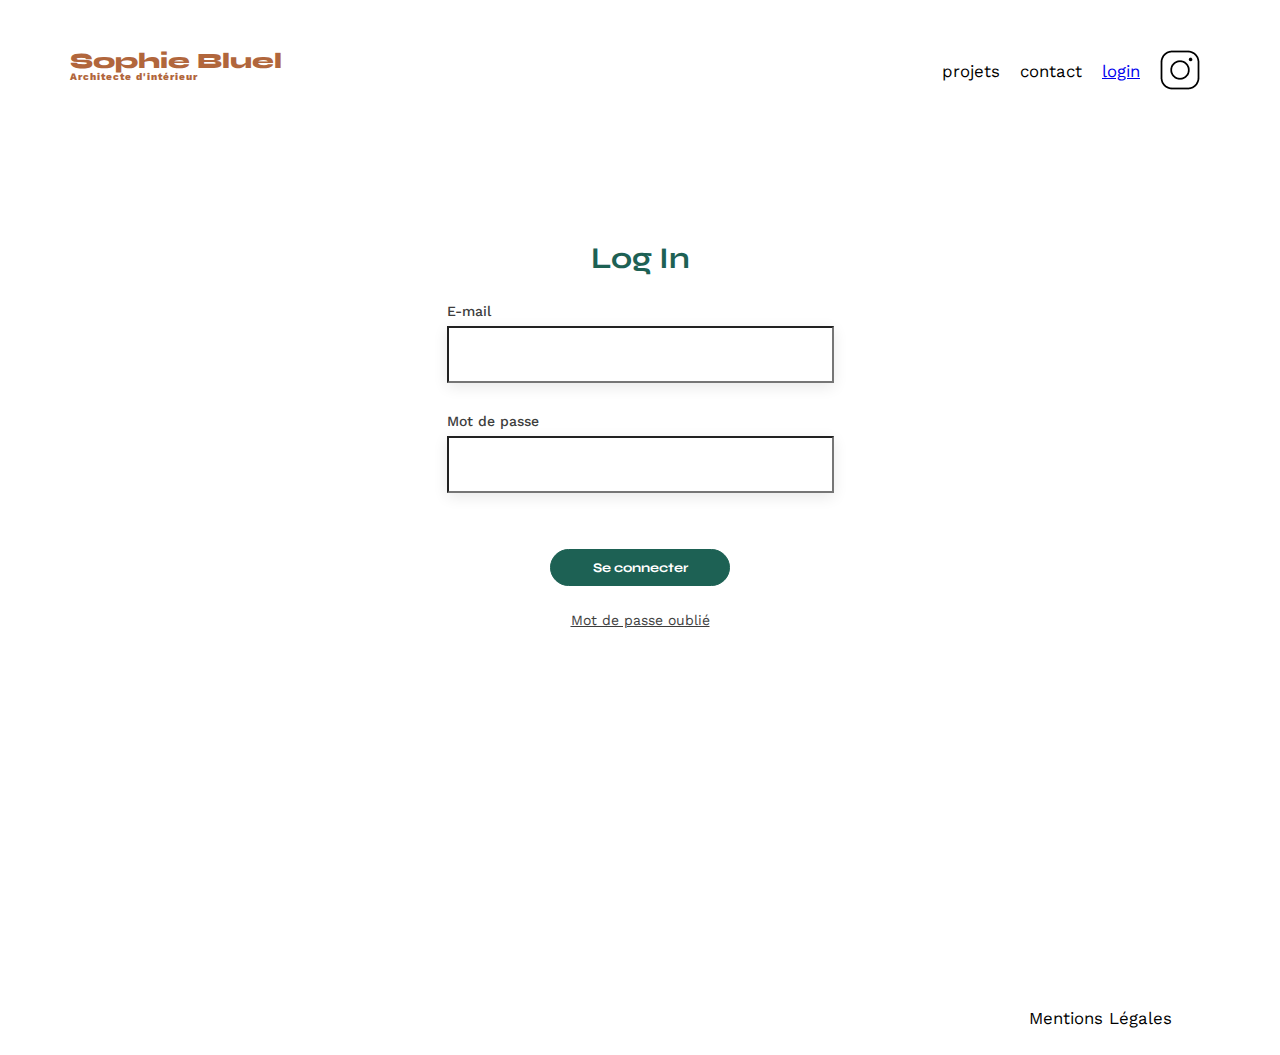
<file: FrontEnd/Login.html>
<!DOCTYPE html>
<html lang="fr">
<head>
	<meta charset="UTF-8">
	<title>Sophie Bluel - Architecte d'intérieur</title>
	<meta name="viewport" content="width=device-width, initial-scale=1.0">
	<link rel="preconnect" href="https://fonts.googleapis.com">
	<link rel="preconnect" href="https://fonts.gstatic.com" crossorigin>
	<link href="https://fonts.googleapis.com/css2?family=Syne:wght@700;800&family=Work+Sans&display=swap" rel="stylesheet">
	<meta name="description" content="">
	<link rel="stylesheet"  href="./assets/SASS/main.css">
</head>

<body>
    <header>
        <h1>Sophie Bluel <span>Architecte d'intérieur</span></h1>
        <nav>
            <ul>
                <li>projets</li>
                <li>contact</li>
                <li><a href="./Login.html">login</a></li>
                <li><img src="./assets/icons/instagram.png" alt="Instagram"></li>
            </ul>
        </nav>
    </header>

    <main>
        <h2>Log In</h2>
        <form id="LogForm">
            <div id="Identifiant">
                <Label>E-mail</Label>
                <input type="text" name="mail" id="mailLogin">
            </div>
            <div id="Motdepasse">
                <Label>Mot de passe</Label>
                <input type="password" name="password" id="PWD">
            </div>  
        </form>
        

        <input class="bouton" type="submit" value="Se connecter" onclick="login()">
        <a href="#">Mot de passe oublié</a>
    </main>

    <footer>
        <nav>
            <ul>
                <li>Mentions Légales</li>
            </ul>
        </nav>
    </footer>

    <script src="login.js"></script>
</body>
</html>
</file>
<file: FrontEnd/assets/SASS/main.css>
/* http://meyerweb.com/eric/tools/css/reset/
   v2.0 | 20110126
   License: none (public domain)
*/
html, body, div, span, applet, object, iframe,
h1, h2, h3, h4, h5, h6, p, blockquote, pre,
a, abbr, acronym, address, big, cite, code,
del, dfn, em, img, ins, kbd, q, s, samp,
small, strike, strong, sub, sup, tt, var,
b, u, i, center,
dl, dt, dd, ol, ul, li,
fieldset, form, label, legend,
table, caption, tbody, tfoot, thead, tr, th, td,
article, aside, canvas, details, embed,
figure, figcaption, footer, header, hgroup,
menu, nav, output, ruby, section, summary,
time, mark, audio, video {
  margin: 0;
  padding: 0;
  border: 0;
  font-size: 100%;
  font: inherit;
  vertical-align: baseline;
}

/* HTML5 display-role reset for older browsers */
article, aside, details, figcaption, figure,
footer, header, hgroup, menu, nav, section {
  display: block;
}

body {
  line-height: 1;
}

ol, ul {
  list-style: none;
}

blockquote, q {
  quotes: none;
}

blockquote:before, blockquote:after,
q:before, q:after {
  content: '';
  content: none;
}

table {
  border-collapse: collapse;
  border-spacing: 0;
}

/** end reset css**/
h1 {
  display: flex;
  flex-direction: column;
  font-family: 'Syne';
  font-size: 22px;
  font-weight: 800;
  color: #B1663C;
}

h1 > span {
  font-family: 'Work Sans';
  font-size: 10px;
  letter-spacing: 0.1em;
}

h2 {
  font-family: 'Syne';
  font-weight: 700;
  font-size: 30px;
  color: #1D6154;
}

body {
  font-family: 'Work Sans';
  font-size: 14px;
}

.MessageErreur {
  color: red;
  text-align: center;
}

header {
  display: flex;
  justify-content: space-between;
  margin: 50px 0;
}

nav ul {
  display: flex;
  align-items: center;
  list-style-type: none;
}

nav li {
  padding: 0 10px;
  font-size: 1.2em;
}

li:hover {
  color: #B1663C;
}

#contact {
  width: 50%;
  margin: auto;
}

#contact > * {
  text-align: center;
}

#contact h2 {
  margin-bottom: 20px;
}

#contact form {
  text-align: left;
  margin-top: 30px;
  display: flex;
  flex-direction: column;
}

#contact input {
  height: 50px;
  font-size: 1.2em;
  border: none;
  box-shadow: 0px 4px 14px rgba(0, 0, 0, 0.09);
}

#contact label {
  margin: 2em 0 1em 0;
}

#contact textarea {
  border: none;
  box-shadow: 0px 4px 14px rgba(0, 0, 0, 0.09);
}

#LogForm {
  display: flex;
  flex-direction: column;
  gap: 30px;
  margin: 30px 0px;
}

#LogForm div {
  display: flex;
  flex-direction: column;
  gap: 7px;
}

#LogForm label {
  color: #3D3D3D;
  font-family: "Work Sans";
  font-size: 14px;
  font-style: normal;
  font-weight: 500;
  line-height: normal;
}

#AjoutForm {
  display: flex;
  flex-direction: column;
  gap: 30px;
  margin-top: 30px;
}

#AjoutForm div {
  display: flex;
  flex-direction: column;
  gap: 7px;
}

#AjoutForm label {
  color: #3d3d3d;
  font-family: "Work Sans";
  font-size: 14px;
  font-style: normal;
  font-weight: 500;
  line-height: normal;
}

#AjoutForm input, #AjoutForm select {
  border-style: none;
  width: 420px;
  height: 51px;
  background: white;
  box-shadow: 0px 4px 14px 0px rgba(0, 0, 0, 0.09);
  font-family: "Work Sans";
  font-size: 14px;
  font-style: normal;
  font-weight: 400;
}

#AjoutForm #InputAjouter {
  display: flex;
  justify-content: center;
  align-items: center;
  width: 237px;
  height: 36px;
  border-radius: 60px;
  text-align: center;
  margin: 0px 91px;
  font-family: 'Syne';
  font-weight: 700;
  color: white;
  background-color: #a7a7a7;
}

#AjoutForm #output {
  display: flex;
  justify-content: center;
}

footer nav ul {
  display: flex;
  justify-content: flex-end;
  margin: 2em;
}

input[type="submit"] {
  font-family: 'Syne';
  font-weight: 700;
  color: white;
  background-color: #1D6154;
  margin: 2em auto;
  width: 180px;
  text-align: center;
  border-radius: 60px;
}

#LogForm input {
  width: 379px;
  height: 51px;
  flex-shrink: 0;
  background: #FFF;
  box-shadow: 0px 4px 14px 0px rgba(0, 0, 0, 0.09);
}

.bouton {
  height: 37px;
  width: 198px;
  flex-shrink: 0;
  border-radius: 60px;
  border: 1px solid #1D6154;
}

.modalebtn {
  display: flex;
  justify-content: center;
  align-items: center;
  width: 237px;
  height: 36px;
  border-radius: 60px;
  background-color: #1D6154;
  margin: 2.2em auto;
  font-family: 'Syne';
  font-weight: 700;
  color: white;
  text-align: center;
}

.boutonAjouter {
  display: flex;
  justify-content: center;
  align-items: center;
  width: 173px;
  height: 36px;
  background-color: #cbd6dc;
  border-radius: 50px;
  font-family: 'Syne';
  font-weight: 700;
  color: #306685;
  text-align: center;
}

.boutonAjouter input {
  display: none;
}

#introduction {
  display: flex;
  align-items: center;
}

#introduction figure {
  flex: 1;
}

#introduction img {
  display: block;
  margin: auto;
  width: 80%;
}

#introduction article {
  flex: 1;
}

#introduction h2 {
  margin-bottom: 1em;
}

#introduction p {
  margin-bottom: 0.5em;
}

#portfolio h2 {
  text-align: center;
  margin-bottom: 1em;
}

#portfolio {
  position: relative;
}

.modifier {
  display: flex;
  flex-direction: row;
  justify-content: center;
  align-items: center;
  gap: 10px;
  position: absolute;
  top: 110px;
  right: 350px;
}

.modifier:hover {
  color: #B1663C;
}

.invisible {
  visibility: hidden;
}

.visible {
  visibility: visible;
}

.ModeEdition {
  display: flex;
  flex-direction: row;
  justify-content: center;
  align-items: center;
  gap: 10px;
  height: 59px;
  width: 100%;
  background-color: black;
  z-index: 100;
}

.ModeEdition p {
  font-family: 'Work Sans';
  font-size: 16px;
  font-weight: 400;
  line-height: 19px;
  letter-spacing: 0em;
  text-align: center;
  color: white;
}

.ModeEdition i {
  text-align: center;
  color: white;
  font-size: 16px;
}

.gallery {
  width: 100%;
  display: grid;
  grid-template-columns: 1fr 1fr 1fr;
  grid-column-gap: 20px;
  grid-row-gap: 20px;
}

.gallery img {
  width: 100%;
}

.Filtres {
  display: flex;
  justify-content: center;
  align-items: center;
  align-content: center;
}

.Filtres ul {
  display: flex;
  flex-direction: row;
  gap: 10px;
  margin-bottom: 30px;
}

.Filtres ul li {
  display: flex;
  justify-content: center;
  align-items: center;
  align-content: center;
  font-size: 16px;
  color: #1D6154;
  text-align: center;
  font-family: Syne;
}

.Filtres ul .selected {
  color: #FFFEF8;
  background: #1D6154;
}

main {
  display: flex;
  flex-direction: column;
  justify-content: center;
  align-items: center;
  align-content: center;
}

main h2 {
  margin-top: 100px;
}

main a {
  margin-bottom: 355px;
  color: #3D3D3D;
  font-family: "Work Sans";
  font-size: 14px;
  text-decoration-line: underline;
}

.modale {
  position: fixed;
  width: 100%;
  height: 100%;
  top: 0px;
  background: rgba(0, 0, 0, 0.3);
  z-index: 900;
  display: flex;
  justify-content: center;
  align-items: center;
}

.modale .ModaleContainer {
  width: 630px;
  height: 688px;
  position: relative;
  border-radius: 10px;
  padding-top: 30px;
  background: white;
  display: flex;
  flex-direction: column;
  justify-content: center;
  align-items: center;
  box-sizing: border-box;
  overflow-y: auto;
}

.modale .ModaleContainer .ModaleGalerie {
  width: 100%;
  height: 469px;
  box-sizing: border-box;
  display: grid;
  padding: 50px 100px 50px 100px;
  grid-template-columns: 1fr 1fr 1fr 1fr 1fr;
  grid-column-gap: 7px;
  grid-row-gap: 30px;
  overflow-y: auto;
  overflow-x: hidden;
}

.modale .ModaleContainer img {
  width: 76.86px;
  height: auto;
  z-index: 990;
}

.modale .ModaleContainer .FermetureModale {
  width: 24px;
  height: 24px;
  font-size: 24px;
  position: absolute;
  top: 24px;
  right: 24px;
}

.modale .ModaleContainer .conteneursuppression {
  display: flex;
  flex-direction: column;
  position: relative;
}

.modale .ModaleContainer .conteneursuppression .Corbeille {
  display: flex;
  justify-content: center;
  align-items: center;
  width: 17px;
  height: 17px;
  position: absolute;
  top: 5px;
  right: 8px;
  border-radius: 2px;
  background-color: black;
  z-index: 998;
  border: 1px solid blue;
}

.modale .ModaleContainer .conteneursuppression .Corbeille i {
  color: white;
  z-index: 999;
  font-size: 11px;
}

.modale .ModaleContainer h2 {
  margin: 0;
  display: flex;
  justify-content: center;
  font-family: Work Sans;
  font-size: 26px;
  font-weight: 400;
  line-height: 30px;
  letter-spacing: 0em;
  text-align: center;
  color: black;
}

.modale .ModaleContainer hr {
  width: 420px;
  border: 1px solid #b3b3b3;
}

.modale .ModaleContainer .ConteneurAjout {
  display: flex;
  flex-direction: column;
  justify-content: center;
  align-items: center;
  margin-top: 35px;
  margin-bottom: 20px;
}

.modale .ModaleContainer .ConteneurAjout .ConteneurAjoutImage {
  display: flex;
  flex-direction: column;
  justify-content: center;
  align-items: center;
  width: 420px;
  height: 169px;
  background-color: #e8f1f6;
  padding-top: 15px;
  padding-bottom: 15px;
  gap: 7px;
  position: relative;
}

.modale .ModaleContainer .ConteneurAjout .ConteneurAjoutImage i {
  font-size: 76px;
  color: #b9c5cc;
  margin-bottom: 5px;
}

.modale .ModaleContainer .ConteneurAjout .ConteneurAjoutImage span {
  font-size: 12px;
}

.modale .ModaleContainer .ConteneurAjout .ConteneurAjoutImage #Preview {
  display: none;
  width: 129px;
  height: 100%;
  position: absolute;
}

.modale .ModaleContainer a {
  position: absolute;
  top: 24px;
  left: 24px;
  margin: 0;
}

.modale .ModaleContainer a i {
  font-size: 21px;
  color: black;
}

body {
  max-width: 1140px;
  margin: auto;
}

section {
  margin: 50px 0;
}
</file>
